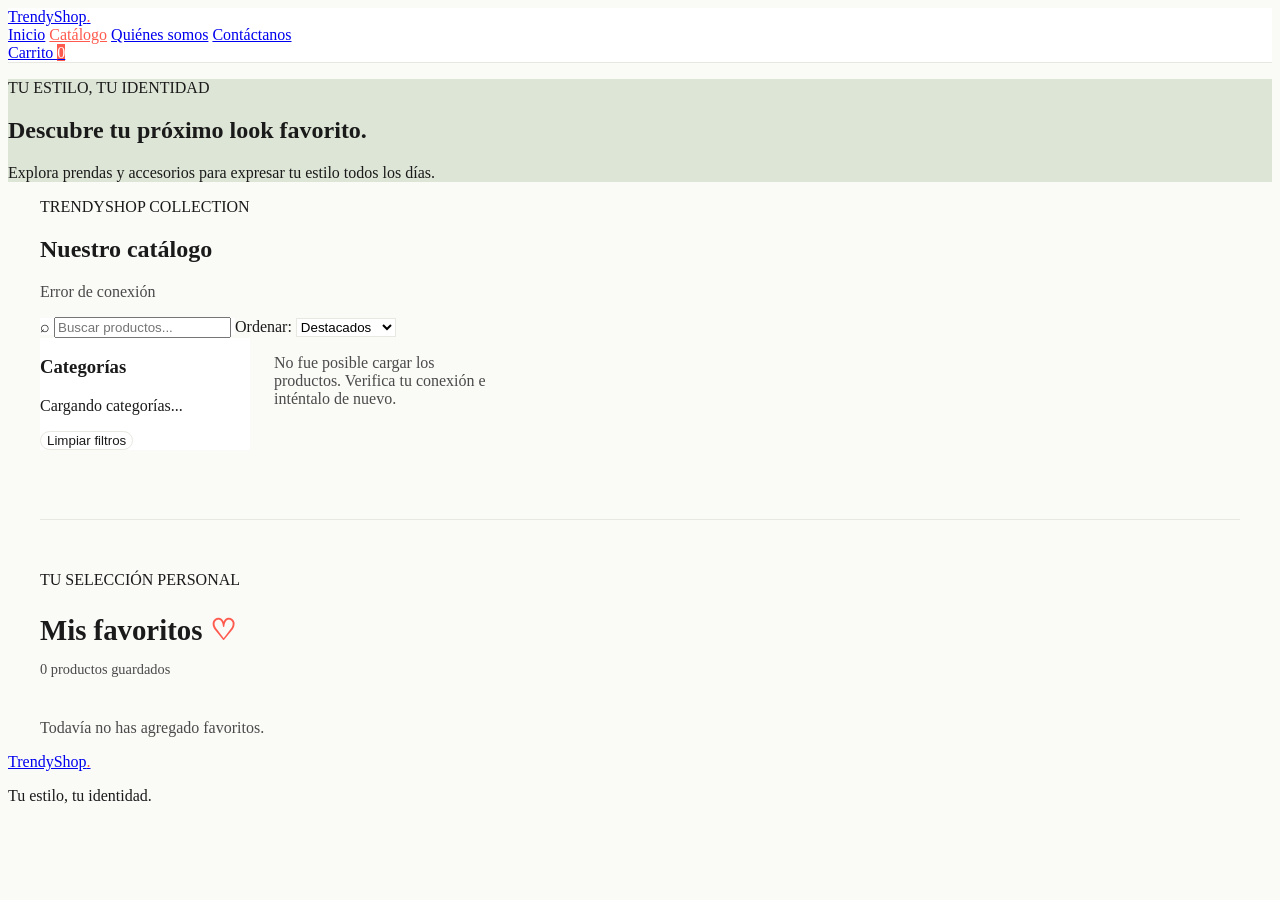
<file: TrendyShop/catalogo/index.html>
<!DOCTYPE html>
<html lang="es">
<head>
    <meta charset="UTF-8">
    <meta name="viewport" content="width=device-width, initial-scale=1.0">
    <meta name="description" content="Explora la colección de TrendyShop.">
    <title>Catálogo | TrendyShop</title>

    <link rel="stylesheet" href="../css/global.css">
    <link rel="stylesheet" href="../css/catalogo.css">

    <script src="../js/catalogo.js" defer></script>
</head>

<body>
    <!-- Encabezado del catálogo -->
    <header class="catalog-header">
        <div class="container header-content">
            <a href="../index.html" class="brand">
                TrendyShop<span class="brand-dot">.</span>
            </a>

            <nav class="main-nav" aria-label="Navegación principal">
                <a href="../index.html">Inicio</a>
                <a href="index.html" class="active">Catálogo</a>
                <a href="../quienes-somos/index.html">Quiénes somos</a>
                <a href="../contactanos/index.html">Contáctanos</a>
            </nav>

            <a href="../carrito/index.html" class="cart-link">
                Carrito <span id="cart-count">0</span>
            </a>
        </div>
    </header>

    <main>
        <!-- Presentación del catálogo -->
        <section class="catalog-hero">
            <div class="container">
                <p class="eyebrow">TU ESTILO, TU IDENTIDAD</p>

                <h1>
                    Descubre tu próximo <span>look favorito.</span>
                </h1>

                <p>
                    Explora prendas y accesorios para expresar
                    tu estilo todos los días.
                </p>
            </div>
        </section>

        <!-- Catálogo de productos -->
        <section class="catalog-section container">
            <div class="catalog-heading">
                <div>
                    <p class="eyebrow">TRENDYSHOP COLLECTION</p>
                    <h2>Nuestro catálogo</h2>
                    <p id="product-count">Cargando productos...</p>
                </div>
            </div>

            <!-- Buscador y ordenamiento -->
            <div class="catalog-toolbar">
                <label class="search-box">
                    <span aria-hidden="true">⌕</span>

                    <input
                        type="search"
                        id="search-input"
                        placeholder="Buscar productos..."
                        aria-label="Buscar productos"
                    >
                </label>

                <label class="sort-box">
                    <span>Ordenar:</span>

                    <select id="sort-select">
                        <option value="default">Destacados</option>
                        <option value="price-asc">Menor precio</option>
                        <option value="price-desc">Mayor precio</option>
                        <option value="name-asc">Nombre A-Z</option>
                    </select>
                </label>
            </div>

            <!-- Filtros y resultados -->
            <div class="catalog-layout">

                <!-- Filtros por categoría -->
                <aside class="filters">
                    <h3>Categorías</h3>

                    <div id="category-filters">
                        <p>Cargando categorías...</p>
                    </div>

                    <button
                        type="button"
                        id="clear-filters"
                        class="clear-filters"
                    >
                        Limpiar filtros
                    </button>
                </aside>

                <!-- Productos del catálogo -->
                <div class="products-area">
                    <div
                        id="products-grid"
                        class="products-grid"
                        aria-live="polite"
                    >
                        <p class="status-message">
                            Estamos preparando tu colección...
                        </p>
                    </div>

                    <!-- Paginación del catálogo -->
                    <nav
                        id="pagination"
                        class="pagination"
                        aria-label="Páginas del catálogo"
                    ></nav>
                </div>

            </div>

            <!-- Favoritos: debajo del catálogo -->
            <section
                class="favorites-section"
                aria-labelledby="favorites-title"
            >
                <div class="favorites-heading">
                    <p class="eyebrow">TU SELECCIÓN PERSONAL</p>

                    <h2 id="favorites-title">
                        Mis favoritos <span>♡</span>
                    </h2>

                    <p id="favorites-count">0 productos guardados</p>
                </div>

                <div
                    id="favorites-grid"
                    class="products-grid"
                    aria-live="polite"
                >
                    <p class="status-message">
                        Todavía no has agregado favoritos.
                    </p>
                </div>
            </section>

        </section>
    </main>

    <!-- Pie de página -->
    <footer class="catalog-footer">
        <div class="container">
            <a href="../index.html" class="brand">
                TrendyShop<span class="brand-dot">.</span>
            </a>

            <p>Tu estilo, tu identidad.</p>
        </div>
    </footer>
</body>
</html>
</file>
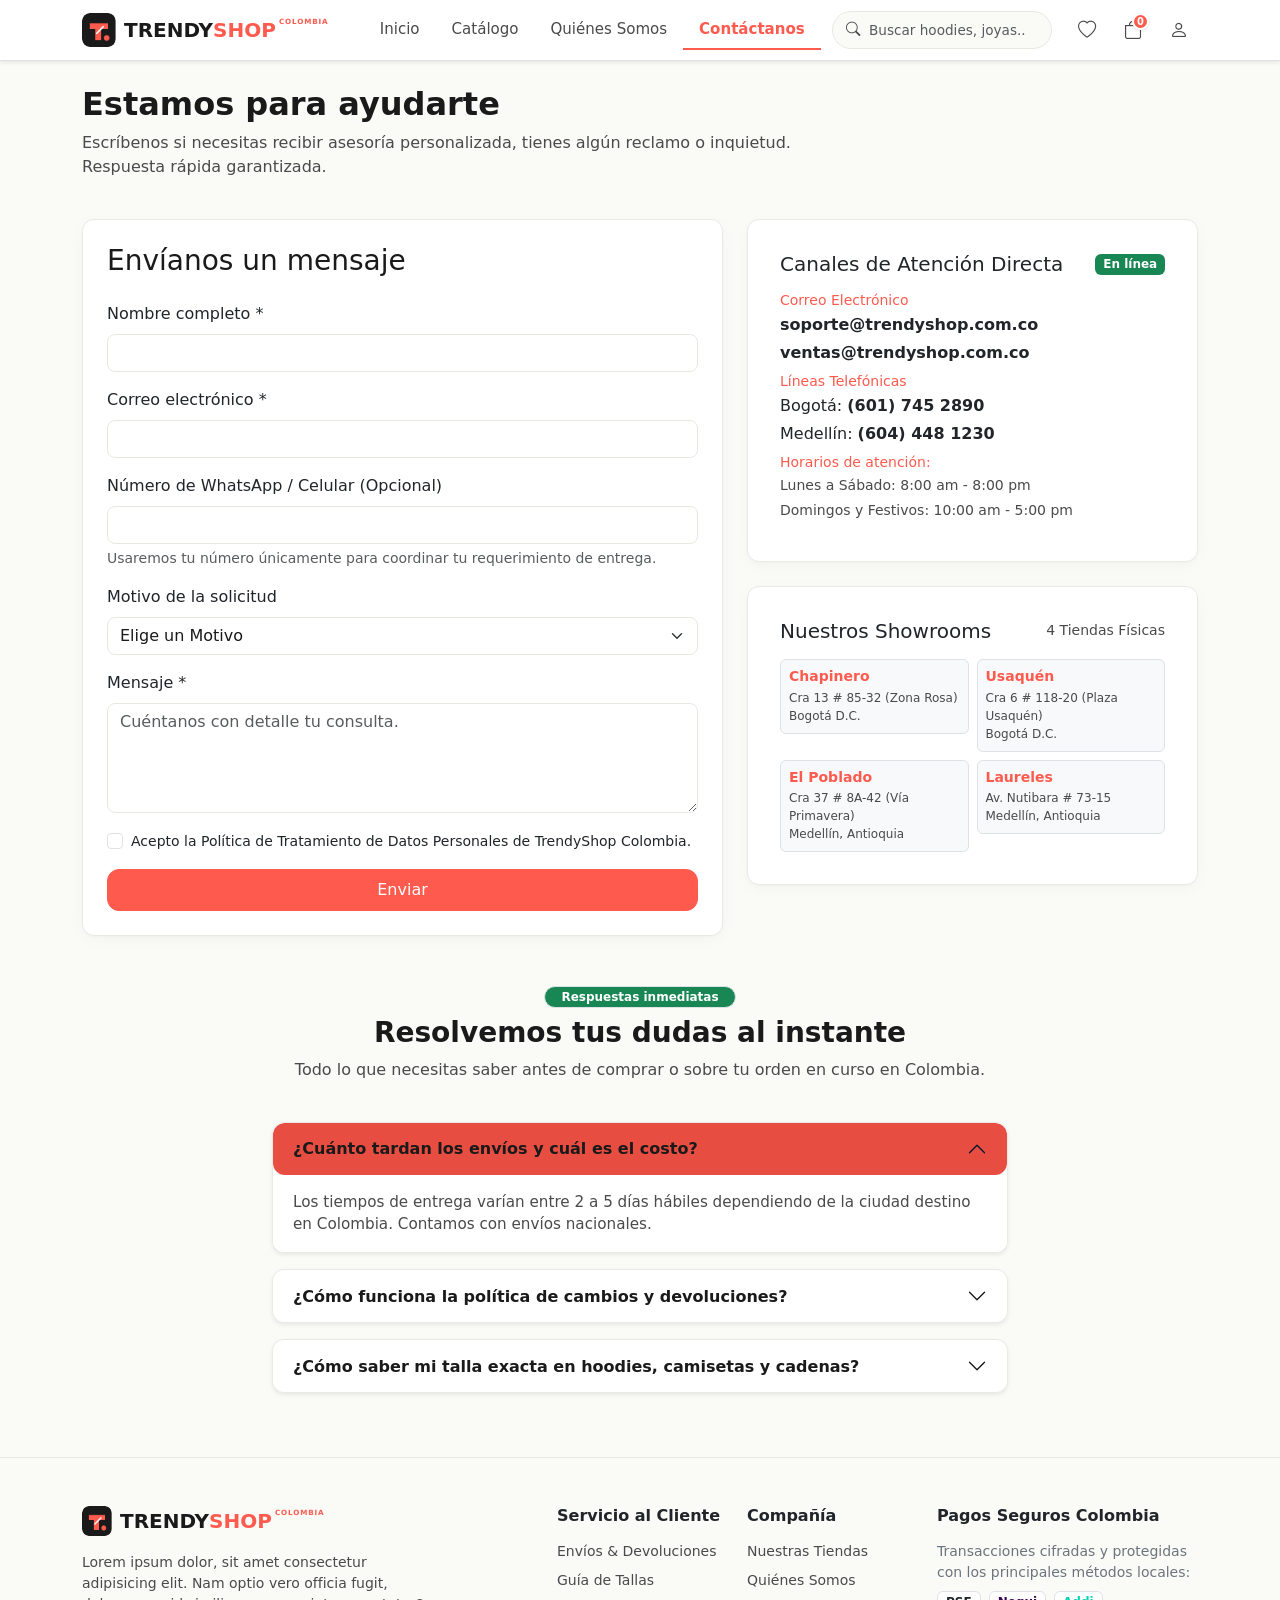
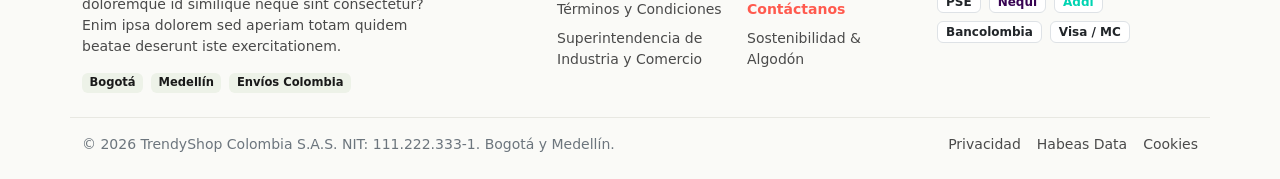
<file: TrendyShop/contactanos/index.html>
<!DOCTYPE html>
<html lang="es">
<head>
    <meta charset="UTF-8">
    <meta name="viewport" content="width=device-width, initial-scale=1.0">
    <title>Contáctanos - TrendyShop</title>
    <link rel="stylesheet" href="https://cdn.jsdelivr.net/npm/bootstrap@5.3.3/dist/css/bootstrap.min.css">
    <link rel="stylesheet" href="https://cdn.jsdelivr.net/npm/bootstrap-icons@1.11.3/font/bootstrap-icons.min.css">
    <link rel="stylesheet" href="../css/global.css">
    <link rel="stylesheet" href="../css/components/header.css">
    <link rel="stylesheet" href="../css/components/footer.css">
    <link rel="stylesheet" href="../css/contactanos.css">
</head>

<body>

    <header class="bloque cabecera" id="encabezado del sitio">

    </header>
    <div class="container my-4">
        <div class="row">
            <div class="col-12">
                <h2 id="text-title" class="fw-bold">Estamos para ayudarte</h2>
                <p class="text-muted">
                    Escríbenos si necesitas recibir asesoría personalizada, tienes algún reclamo o inquietud. <br>
                    Respuesta rápida garantizada.
                </p>
            </div>
        </div>
    </div>

    <div class="container mb-5">
        <div class="row g-4">
            <div class="col-lg-7">
                <div class="card border-0 shadow-sm p-4">
                    <h3 class="mb-4">Envíanos un mensaje</h3>
                    
                    <form id="contactForm" class="needs-validation" novalidate>
                        
                        <div class="mb-3">
                            <label for="nombreCompleto" class="form-label">Nombre completo *</label>
                            <input type="text" class="form-control" id="nombreCompleto" required>
                            <div class="invalid-feedback">
                                Por favor ingresa tu nombre completo.
                            </div>
                        </div>
                        
                        <div class="mb-3">
                            <label for="correoElectronico" class="form-label">Correo electrónico *</label>
                            <input type="email" class="form-control" id="correoElectronico"required>
                            <div class="invalid-feedback">
                                Ingresa un correo válido (ej: nombre@dominio.com).
                            </div>
                        </div>

                        <div class="mb-3">
                            <label for="telefonoCelular" class="form-label">Número de WhatsApp / Celular (Opcional)</label>
                            <input type="tel" class="form-control" id="telefonoCelular" >
                            <div class="form-text">Usaremos tu número únicamente para coordinar tu requerimiento de entrega.</div>
                        </div>

                        <div class="mb-3">
                            <label for="motivoSolicitud" class="form-label">Motivo de la solicitud</label>
                            <select class="form-select" id="motivoSolicitud">
                                <option selected disabled value="">Elige un Motivo</option>
                                <option value="estado_pedido">Estado y guía de mi pedido</option>
                                <option value="cambios">Cambios y devoluciones</option>
                                <option value="tallas">Asesoría personalizada</option>
                            </select>
                        </div>

                        <div class="mb-3">
                            <label for="mensajeTexto" class="form-label">Mensaje *</label>
                            <textarea class="form-control" id="mensajeTexto" rows="4" placeholder="Cuéntanos con detalle tu consulta." maxlength="500" required></textarea>
                            <div class="invalid-feedback">
                                Por favor escribe tu mensaje (máx. 500 caracteres).
                            </div>
                        </div>

                        <div class="mb-3 form-check">
                            <input type="checkbox" class="form-check-input" id="habeasDataCheck" required>
                            <label class="form-check-label small" for="habeasDataCheck">
                                Acepto la Política de Tratamiento de Datos Personales de TrendyShop Colombia.
                            </label>
                            <div class="invalid-feedback">
                                Debes aceptar la política de tratamiento de datos para continuar.
                            </div>
                        </div>

                        <button class="btn btn-danger w-100 btn-solid theme-primary py-2" type="submit">Enviar</button>
                    </form>
                </div>
            </div>
            <div class="col-lg-5">
                

                <div class="card border-0 shadow-sm p-3 mb-4">
                    <div class="card-body">
                        <div class="d-flex justify-content-between align-items-center mb-3">
                            <h5 class="card-title mb-0">Canales de Atención Directa</h5>
                            <span class="badge bg-success">En línea</span>
                        </div>
                        <div class="mb-2">
                            <h6 class="text-muted small mb-1">Correo Electrónico</h6>
                            <p class="mb-1 text-dark fw-semibold">soporte@trendyshop.com.co</p>
                            <p class="mb-2 text-dark fw-semibold">ventas@trendyshop.com.co</p>
                        </div>

                        <div class="mb-2">
                            <h6 class="text-muted small mb-1">Líneas Telefónicas</h6>
                            <p class="mb-1 text-dark">Bogotá: <strong>(601) 745 2890</strong></p>
                            <p class="mb-2 text-dark">Medellín: <strong>(604) 448 1230</strong></p>
                        </div>

                        <div class="mb-2">
                            <h6 class="text-muted small mb-1">Horarios de atención:</h6>
                            <p class="mb-1 small text-muted">Lunes a Sábado: 8:00 am - 8:00 pm</p>
                            <p class="mb-0 small text-muted">Domingos y Festivos: 10:00 am - 5:00 pm</p>
                        </div>
                    </div>
                </div>
                <div class="card border-0 shadow-sm p-3">
                    <div class="card-body">
                        <div class="d-flex justify-content-between align-items-center mb-3">
                            <h5 class="card-title mb-0">Nuestros Showrooms</h5>
                            <span class="text-muted small">4 Tiendas Físicas</span>
                        </div>
                        <div class="row g-2">
                            <div class="col-6">
                                <div class="p-2 border rounded bg-light">
                                    <h6 class="small fw-bold mb-1">Chapinero</h6>
                                    <p class="text-muted x-small mb-0" style="font-size: 0.75rem;">Cra 13 # 85-32 (Zona Rosa)<br>Bogotá D.C.</p>
                                </div>
                            </div>
                            <div class="col-6">
                                <div class="p-2 border rounded bg-light">
                                    <h6 class="small fw-bold mb-1">Usaquén </h6>
                                    <p class="text-muted x-small mb-0" style="font-size: 0.75rem;">Cra 6 # 118-20 (Plaza Usaquén)<br>Bogotá D.C.</p>
                                </div>
                            </div>
                            <div class="col-6">
                                <div class="p-2 border rounded bg-light">
                                    <h6 class="small fw-bold mb-1">El Poblado</h6>
                                    <p class="text-muted x-small mb-0" style="font-size: 0.75rem;">Cra 37 # 8A-42 (Vía Primavera)<br>Medellín, Antioquia</p>
                                </div>
                            </div>
                            <div class="col-6">
                                <div class="p-2 border rounded bg-light">
                                    <h6 class="small fw-bold mb-1">Laureles </h6>
                                    <p class="text-muted x-small mb-0" style="font-size: 0.75rem;">Av. Nutibara # 73-15<br>Medellín, Antioquia</p>
                                </div>
                            </div>
                        </div>
                    </div>
                </div>

            </div>
        </div>
    </div>

    <div class="container my-5">
        <div class="row text-center mb-4">
            <div class="col-12">
                <span class="badge bg-success border mb-2 px-3 py-1 rounded-pill">Respuestas inmediatas</span>
                <h3 class="fw-bold">Resolvemos tus dudas al instante</h3>
                <p class="text-muted">Todo lo que necesitas saber antes de comprar o sobre tu orden en curso en Colombia.</p>
            </div>
        </div>
        <div class="row justify-content-center">
            <div class="col-lg-8">
                <div class="accordion" id="faqAccordion">
                    <div class="accordion-item mb-3 border shadow-sm rounded">
                        <h2 class="accordion-header" id="headingOne">
                            <button class="accordion-button" type="button" data-bs-toggle="collapse" data-bs-target="#collapseOne" aria-expanded="true" aria-controls="collapseOne">
                                ¿Cuánto tardan los envíos y cuál es el costo?
                            </button>
                        </h2>
                        <div id="collapseOne" class="accordion-collapse collapse show" aria-labelledby="headingOne" data-bs-parent="#faqAccordion">
                            <div class="accordion-body text-muted">
                                Los tiempos de entrega varían entre 2 a 5 días hábiles dependiendo de la ciudad destino en Colombia. Contamos con envíos nacionales.
                            </div>
                        </div>
                    </div>
                    
                    <div class="accordion-item mb-3 border shadow-sm rounded">
                        <h2 class="accordion-header" id="headingTwo">
                            <button class="accordion-button collapsed" type="button" data-bs-toggle="collapse" data-bs-target="#collapseTwo" aria-expanded="false" aria-controls="collapseTwo">
                                ¿Cómo funciona la política de cambios y devoluciones?
                            </button>
                        </h2>
                        <div id="collapseTwo" class="accordion-collapse collapse" aria-labelledby="headingTwo" data-bs-parent="#faqAccordion">
                            <div class="accordion-body text-muted">
                                Tienes hasta 30 días calendario después de realizada tu compra para solicitar cambios de prendas por talla o color de forma sencilla.
                            </div>
                        </div>
                    </div>

                    <div class="accordion-item mb-3 border shadow-sm rounded">
                        <h2 class="accordion-header" id="headingThree">
                            <button class="accordion-button collapsed" type="button" data-bs-toggle="collapse" data-bs-target="#collapseThree" aria-expanded="false" aria-controls="collapseThree">
                                ¿Cómo saber mi talla exacta en hoodies, camisetas y cadenas?
                            </button>
                        </h2>
                        <div id="collapseThree" class="accordion-collapse collapse" aria-labelledby="headingThree" data-bs-parent="#faqAccordion">
                            <div class="accordion-body text-muted">
                                Puedes consultar nuestra guía de tallas detallada ubicada en el menú superior o en la descripción de cada producto.
                            </div>
                        </div>
                    </div>
                </div>
            </div>
        </div>
    </div>

    <footer class="bloque pie" id="pie del sitio">
    
    </footer>

    <script src="https://cdn.jsdelivr.net/npm/bootstrap@5.3.3/dist/js/bootstrap.bundle.min.js"></script>
    <script src="../services/cartService.js"></script>
    <script src="../js/components/header.js"></script>
    <script src="../js/components/footer.js"></script>
    <script src="../js/contactanos.js"></script>
    <script src="../js/app.js"></script>
</body>

</html>
</file>
<file: TrendyShop/css/global.css>
:root {
    --lienzo: #FAFAF7;
    --superficie: #FFFFFF;
    --coral: #FF5A4E;
    --coral-hover: #E84D41;
    --salvia: #DDE5D6;
    --salvia-suave: #EDF2E8;
    --carbon: #1A1A1A;
    --carbon-suave: #4A4A4A;
    --borde: #E8E8E2;
    --borde-tarjeta: #EAEAE4;
    --radio: 12px;
    --sombra-1: 0 4px 16px -2px rgba(26, 26, 26, 0.04), 0 1px 3px 0 rgba(26, 26, 26, 0.02);
    --sombra-2: 0 12px 28px -4px rgba(26, 26, 26, 0.08), 0 4px 8px -2px rgba(26, 26, 26, 0.03);
}
</file>
<file: TrendyShop/css/catalogo.css>
/* ========================================
   1. ESTILOS GENERALES Y COLORES
======================================== */

body {
    color: var(--carbon);
    background: var(--lienzo);
}

.catalog-header,
.filters,
.product-card,
.search-box,
.sort-box select {
    background: var(--superficie);
}

.catalog-header {
    border-bottom: 1px solid var(--borde);
}

.brand-dot,
.main-nav a:hover,
.main-nav a.active,
.text-primary {
    color: var(--coral);
}

.btn-primary {
    background: var(--coral);
    color: var(--superficie);
}

.btn-primary:hover {
    background: var(--coral-hover);
}

.btn-outline {
    border-color: var(--carbon);
    color: var(--carbon);
}

.btn-outline:hover {
    background: var(--carbon);
    color: var(--superficie);
}

.catalog-hero {
    background: var(--salvia);
}

.product-image-wrap {
    background: var(--salvia-suave);
}

.filters,
.search-box,
.sort-box select {
    border-color: var(--borde);
}

.search-box input {
    color: var(--carbon);
}

.product-category,
#product-count,
.product-description,
.status-message {
    color: var(--carbon-suave);
}

#cart-count,
.product-discount {
    background: var(--coral);
    color: var(--superficie);
}

.category-option input {
    accent-color: var(--coral);
}

.clear-filters {
    border: 1px solid var(--borde);
    border-radius: var(--radio);
    background: var(--superficie);
    color: var(--carbon);
}

.clear-filters:hover {
    border-color: var(--coral);
    color: var(--coral);
}


/* ========================================
   2. ESTRUCTURA DEL CATÁLOGO
======================================== */

.catalog-section {
    width: calc(100% - 40px);
    max-width: 1200px;
    margin: 0 auto;
}

.catalog-layout {
    display: grid;
    grid-template-columns: 210px minmax(0, 1fr);
    gap: 24px;
    align-items: start;
}

.products-area {
    width: 100%;
    min-width: 0;
}


/* ========================================
   3. TARJETAS DE PRODUCTOS
======================================== */

.products-grid {
    display: grid;
    grid-template-columns: repeat(4, minmax(0, 1fr));
    gap: 18px;
    width: 100%;
    align-items: stretch;
}

.product-card {
    width: 100%;
    min-width: 0;
    overflow: hidden;
    border: 1px solid var(--borde-tarjeta);
    border-radius: var(--radio);
    box-shadow: var(--sombra-1);
}

.product-card:hover {
    box-shadow: var(--sombra-2);
}

.product-image-wrap {
    display: grid;
    place-items: center;
    position: relative;
    height: 200px;
    padding: 15px;
    overflow: hidden;
}

.product-image {
    width: 100%;
    height: 100%;
    max-width: 100%;
    object-fit: contain;
}

.product-info {
    padding: 14px;
}

.product-title {
    font-size: 0.9rem;
    line-height: 1.4;
    overflow-wrap: anywhere;
}

.product-description {
    overflow-wrap: anywhere;
}


/* ========================================
   4. BOTONES DE LAS TARJETAS
======================================== */

.product-actions {
    display: flex;
    flex-direction: column;
    gap: 8px;
}

.product-actions .btn {
    width: 100%;
    min-width: 0;
    min-height: 38px;
    padding: 10px 8px;
    font-size: 0.8rem;
}

.btn-favorite {
    border: 1px solid var(--borde);
    background: var(--superficie);
    color: var(--carbon);
}

.btn-favorite:hover {
    border-color: var(--coral);
    color: var(--coral);
}

.btn-favorite.is-favorite {
    border-color: var(--coral);
    background: var(--coral);
    color: var(--superficie);
}

.btn-favorite.is-favorite:hover {
    background: var(--coral-hover);
    color: var(--superficie);
}


/* ========================================
   5. PAGINACIÓN
======================================== */

.pagination {
    display: flex;
    flex-wrap: wrap;
    justify-content: center;
    align-items: center;
    gap: 8px;
    margin-top: 30px;
}

.pagination button {
    min-width: 38px;
    padding: 9px 12px;
    border: 1px solid var(--borde);
    border-radius: var(--radio);
    background: var(--superficie);
    color: var(--carbon);
}

.pagination button:hover,
.pagination button.active {
    border-color: var(--coral);
    background: var(--coral);
    color: var(--superficie);
}

.pagination button:disabled {
    cursor: not-allowed;
    opacity: 0.45;
}

.pagination-info {
    width: 100%;
    margin-bottom: 5px;
    color: var(--carbon-suave);
    font-size: 0.85rem;
    text-align: center;
}


/* ========================================
   6. SECCIÓN DE FAVORITOS
======================================== */

.favorites-section {
    width: 100%;
    margin-top: 65px;
    padding-top: 35px;
    border-top: 1px solid var(--borde);
    box-sizing: border-box;
}

.favorites-heading {
    width: 100%;
    margin-bottom: 25px;
}

.favorites-heading h2 {
    margin-bottom: 5px;
    font-size: 1.8rem;
}

.favorites-heading h2 span {
    color: var(--coral);
}

#favorites-count {
    color: var(--carbon-suave);
    font-size: 0.9rem;
}

/* El mensaje de favoritos vacíos ocupa toda la fila */
#favorites-grid>.status-message {
    grid-column: 1 / -1;
}


/* ========================================
   7. ADAPTACIÓN A TABLETAS
======================================== */

@media (max-width: 1100px) {
    .catalog-layout {
        grid-template-columns: 180px minmax(0, 1fr);
        gap: 18px;
    }

    .products-grid {
        grid-template-columns: repeat(3, minmax(0, 1fr));
    }
}


/* ========================================
   8. ADAPTACIÓN A CELULARES
======================================== */

@media (max-width: 800px) {
    .catalog-layout {
        grid-template-columns: 1fr;
    }

    .products-grid {
        grid-template-columns: repeat(2, minmax(0, 1fr));
    }

    #category-filters {
        display: flex;
        flex-wrap: wrap;
        gap: 0 12px;
    }
}


/* ========================================
   9. CELULARES PEQUEÑOS
======================================== */

@media (max-width: 420px) {
    .catalog-section {
        width: calc(100% - 24px);
    }

    .products-grid {
        gap: 10px;
    }

    .product-image-wrap {
        height: 145px;
        padding: 8px;
    }

    .product-info {
        padding: 10px;
    }

    .product-title {
        font-size: 0.8rem;
    }
}
</file>
<file: TrendyShop/css/components/header.css>
/* ==========================================================================
   TrendyShop - Header Component Styles
   ========================================================================== */

/* 1. Top Announcement Bar */
.header-announcement {
    background-color: var(--carbon);
    color: var(--lienzo);
    font-size: 0.75rem;
    letter-spacing: 0.025em;
    border-bottom: 1px solid rgba(255, 255, 255, 0.08);
}

.announcement-dot {
    width: 7px;
    height: 7px;
    border-radius: 50%;
    background-color: var(--coral);
    animation: announcement-pulse 2s infinite ease-in-out;
}

@keyframes announcement-pulse {

    0%,
    100% {
        opacity: 1;
        transform: scale(1);
    }

    50% {
        opacity: 0.35;
        transform: scale(1.3);
    }
}

/* 2. Brand Logo */
.header-logo-link {
    cursor: pointer;
    transition: opacity 0.2s ease;
}

.header-logo-icon {
    width: 34px;
    height: 34px;
    object-fit: contain;
    border-radius: 8px;
    transition: transform 0.28s cubic-bezier(0.34, 1.56, 0.64, 1), box-shadow 0.28s ease;
}

/* T-Logo Hover Animation*/
.header-logo-link:hover .header-logo-icon {
    transform: translateY(-2px) scale(1.08) rotate(-4deg);
    box-shadow: 0 4px 12px rgba(26, 26, 26, 0.16), 0 0 0 2px rgba(255, 90, 78, 0.35);
}

.header-logo-link:active .header-logo-icon {
    transform: translateY(0) scale(0.95) rotate(0deg);
    transition-duration: 0.1s;
}

.logo-part-trendy {
    font-size: 1.25rem;
    font-weight: 800;
    color: var(--carbon);
}

.logo-part-shop {
    font-size: 1.25rem;
    font-weight: 800;
    color: var(--coral);
}

.logo-part-country {
    font-size: 0.45rem;
    font-weight: 700;
    color: var(--coral);
    letter-spacing: 0.12em;
    margin-left: 3px;
    align-self: flex-start;
    padding-top: 2px;
}

/* 3. Navigation Links */
.header-nav-links .nav-link {
    color: var(--carbon-suave);
    font-size: 0.94rem;
    font-weight: 500;
    border-bottom: 2px solid transparent;
    transition: color 0.2s ease, border-color 0.2s ease;
}

.header-nav-links .nav-link:hover {
    color: var(--coral);
}

.header-nav-links .nav-link.active {
    color: var(--coral) !important;
    font-weight: 600;
    border-bottom-color: var(--coral);
}

/* 4. Search Form */
@media (min-width: 992px) {
    .header-search-form {
        width: 220px !important;
    }
}

.header-search-icon {
    left: 0.85rem;
    color: var(--carbon-suave);
    font-size: 0.9rem;
}

.header-search-input {
    background-color: var(--lienzo) !important;
    border-color: var(--borde) !important;
    color: var(--carbon) !important;
    font-size: 0.85rem;
    padding-left: 2.25rem !important;
    height: 38px;
}

.header-search-input:focus {
    background-color: var(--superficie) !important;
    border-color: var(--coral) !important;
    box-shadow: 0 0 0 3px rgba(255, 90, 78, 0.15) !important;
}

/* 5. Action Buttons & Cart Badge*/
.header-action-btn {
    width: 38px;
    height: 38px;
    display: inline-flex;
    align-items: center;
    justify-content: center;
    position: relative;
    border-radius: 50%;
    padding: 0;
    border: none;
    background-color: transparent;
    color: var(--carbon-suave) !important;
    font-size: 1.15rem;
    line-height: 1;
    text-decoration: none;
    transition: background-color 0.2s ease, color 0.2s ease;
}

.header-action-btn i {
    display: inline-flex;
    align-items: center;
    justify-content: center;
    line-height: 1;
}

.header-action-btn i::before {
    vertical-align: 0;
}

.header-action-btn:hover {
    background-color: var(--salvia-suave) !important;
    color: var(--coral) !important;
}

.header-cart-badge {
    position: absolute;
    top: 2px;
    right: 3px;
    background-color: var(--coral) !important;
    color: var(--superficie) !important;
    font-size: 0.62rem;
    font-weight: 700;
    line-height: 1;
    min-width: 17px;
    height: 17px;
    padding: 0 3px;
    border-radius: 999px;
    display: inline-flex;
    align-items: center;
    justify-content: center;
    border: 2px solid var(--superficie);
    box-shadow: 0 1px 3px rgba(0, 0, 0, 0.12);
    pointer-events: none;
}

/* 6. Mobile Responsiveness */
@media (max-width: 991.98px) {
    .header-nav-links {
        padding-top: 0.75rem;
        margin-top: 0.5rem;
        border-top: 1px solid var(--borde);
    }

    .header-nav-links .nav-link {
        border-bottom: none;
        border-left: 3px solid transparent;
        padding: 0.6rem 0.75rem !important;
    }

    .header-nav-links .nav-link.active {
        border-left-color: var(--coral);
        background-color: var(--salvia-suave);
        border-radius: 0 var(--radio) var(--radio) 0;
    }

    .header-actions-container {
        padding-top: 0.75rem;
        border-top: 1px solid var(--borde);
    }
}
</file>
<file: TrendyShop/css/components/footer.css>
/* ==========================================================================
   TrendyShop - Footer Component Styles
   ========================================================================== */

.site-footer {
    background-color: var(--lienzo);
    border-top-color: var(--borde) !important;
}

.footer-border-bottom {
    border-bottom-color: var(--borde) !important;
}

/* Brand Logo (Footer Sizing & Hover) */
.footer-logo-link {
    cursor: pointer;
    transition: opacity 0.2s ease;
}

.footer-logo-link:hover {
    opacity: 0.9;
}

.footer-logo-icon {
    width: 30px;
    height: 30px;
    object-fit: contain;
    border-radius: 7px;
}

.footer-brand-desc {
    max-width: 360px;
    line-height: 1.5;
    color: var(--carbon-suave) !important;
}

/* Location Badges */
.footer-badge {
    background-color: var(--salvia-suave) !important;
    color: var(--carbon) !important;
    font-size: 0.72rem;
    font-weight: 600;
    padding: 0.35em 0.65em;
}

/* Navigation & Policy Links */
.footer-link {
    color: var(--carbon-suave) !important;
    transition: color 0.15s ease;
}

.footer-link:hover {
    color: var(--coral) !important;
    text-decoration: underline !important;
}

.footer-link-highlight {
    color: var(--coral) !important;
}

.footer-link-highlight:hover {
    text-decoration: underline !important;
}

/* Payment Brand Badges */
.text-nequi {
    color: #380453 !important;
}

.text-addi {
    color: #00D4B2 !important;
}
</file>
<file: TrendyShop/css/contactanos.css>
body {
    background-color: var(--lienzo);
    color: var(--carbon);
}

.card {
    background-color: var(--superficie) !important;
    border: 1px solid var(--borde-tarjeta) !important;
    border-radius: var(--radio) !important;
    box-shadow: var(--sombra-1) !important;
    transition: box-shadow 0.2s ease-in-out;
}



.card:hover {
    box-shadow: var(--sombra-2) !important;
}


.btn-danger {
    background-color: var(--coral) !important;
    border-color: var(--coral) !important;
    color: #FFFFFF !important;
    border-radius: var(--radio) !important;
}


.btn-danger:hover {
    background-color: var(--coral-hover) !important;
    border-color: var(--coral-hover) !important;
}

h2, h3, h5{
    color: var(--carbon);
}
h6{
    color: var(--coral) !important;
}

.text-muted {
    color: var(--carbon-suave) !important;
}

.form-control, .form-select {
    background-color: var(--superficie);
    border: 1px solid var(--borde);
    border-radius: 8px;
    color: var(--carbon);
}

.form-control:focus, .form-select:focus {
    border-color: var(--coral);
    box-shadow: 0 0 0 0.25rem rgba(255, 90, 78, 0.15);
}

.mb-2 h6{
    color: var(--coral) !important;
}
.accordion-item {
    background-color: var(--superficie) !important;
    border: 1px solid var(--borde-tarjeta) !important;
    border-radius: var(--radio) !important;
    overflow: hidden; 
    margin-bottom: 12px;
}

.accordion-button {
    background-color: var(--superficie) !important;
    color: var(--carbon) !important;
    font-weight: 600;
    box-shadow: none !important; 
    border-radius: var(--radio) !important;
}

.accordion-button:not(.collapsed) {
    background-color: var(--coral-hover) !important; 
    color: var(--carbon) !important;
}

.accordion-button::after {
    filter: brightness(0.5); 
}

.accordion-body {
    background-color: var(--superficie);
    color: var(--carbon-suave);
    font-size: 0.95rem;
    line-height: 1.5;
}
</file>
